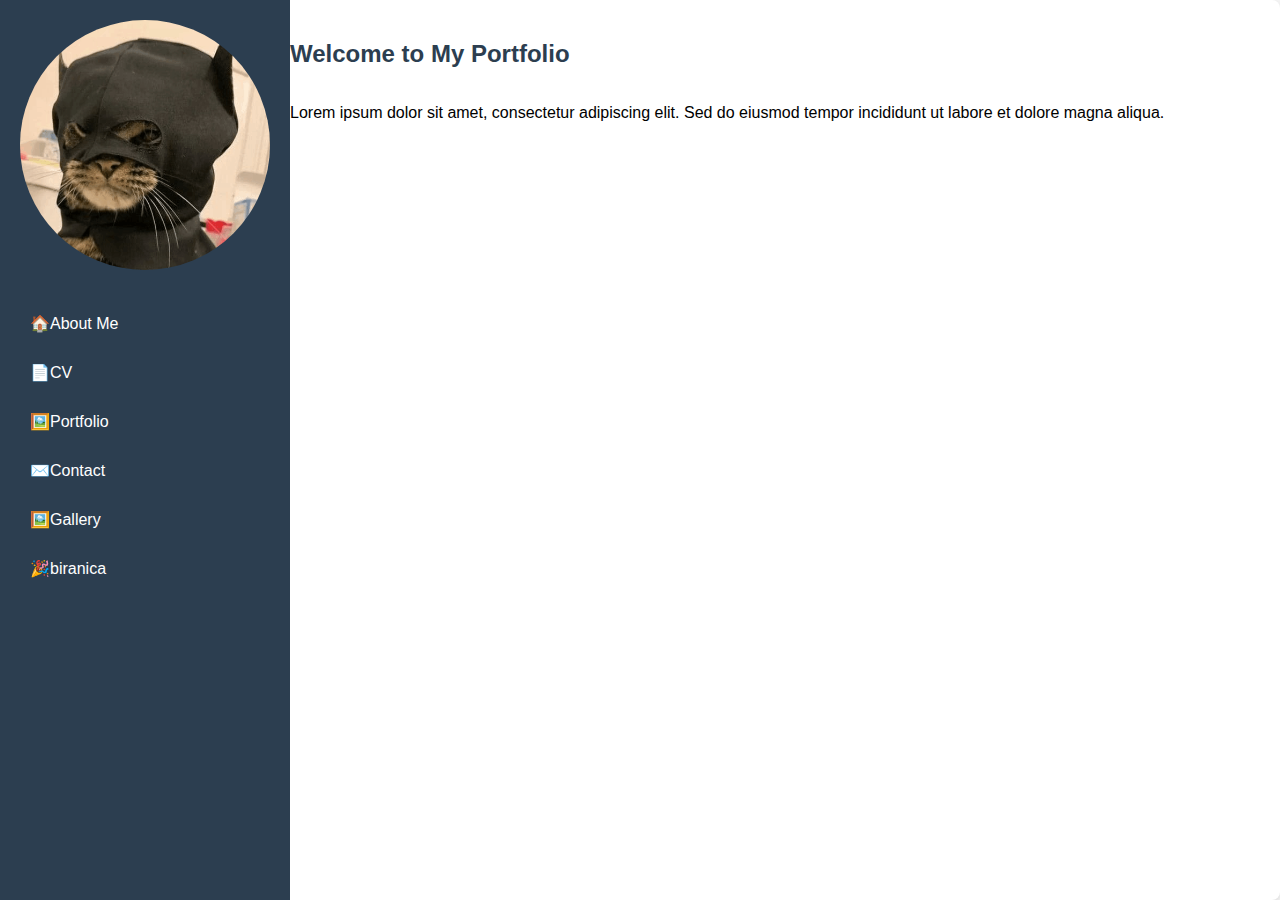
<file: index.html>
<!DOCTYPE html>
<html lang="en">
<head>
    <meta charset="UTF-8">
    <meta name="viewport" content="width=device-width, initial-scale=1.0">
    <title>Home</title>
    <link rel="stylesheet" href="styles.css">
    <link rel="stylesheet" href="https://cdnjs.cloudflare.com/ajax/libs/font-awesome/6.0.0-beta3/css/all.min.css">
</head>
<body>
    <div id="sidebar-container"></div> 

    <div class="content">
        <h2>Welcome to My Portfolio</h2>
        <p>Lorem ipsum dolor sit amet, consectetur adipiscing elit. Sed do eiusmod tempor incididunt ut labore et dolore magna aliqua.</p>
    </div>


    <script src="script.js"></script>
    <script>
        fetch('sidebar.html')
            .then(response => response.text())
            .then(data => {
                document.getElementById('sidebar-container').innerHTML = data;

                const currentPage = window.location.pathname.split("/").pop();
                const links = document.querySelectorAll('nav ul li a');

                links.forEach(link => {
                    if (link.getAttribute('href') === currentPage) {
                        link.classList.add('active');
                    }
                });
            });
    </script>
</body>
</html>
</file>
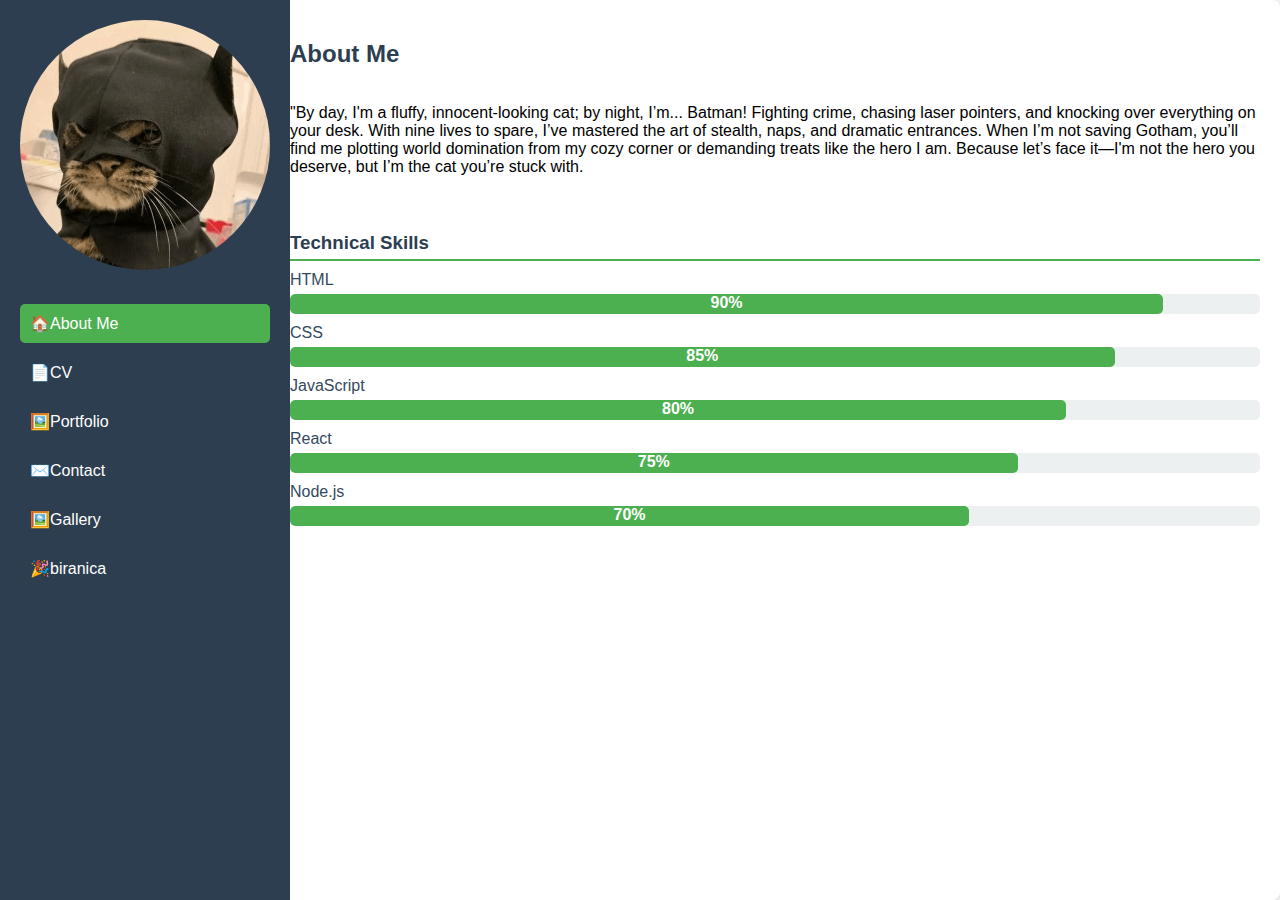
<file: about.html>
<!DOCTYPE html>
<html lang="en">
<head>
    <meta charset="UTF-8">
    <meta name="viewport" content="width=device-width, initial-scale=1.0">
    <title>About Me</title>
    <link rel="stylesheet" href="styles.css">
    <link rel="stylesheet" href="https://cdnjs.cloudflare.com/ajax/libs/font-awesome/6.0.0-beta3/css/all.min.css">
</head>
<body>
    <div id="sidebar-container"></div> 

    <div class="content">
        <h2>About Me</h2>
        <p>"By day, I'm a fluffy, innocent-looking cat; by night, I’m... Batman! 
            Fighting crime, chasing laser pointers, and knocking over everything on your desk. With nine lives to spare, 
            I’ve mastered the art of stealth, naps, and dramatic entrances. When I’m not saving Gotham, you’ll find me plotting world domination from my cozy corner or demanding treats like the hero I am. Because let’s face it—I'm not the hero you deserve, but I’m the cat you’re stuck with. </p>

        <div class="skills-section">
            <h3>Technical Skills</h3>
            <div class="skill">
                <span>HTML</span>
                <div class="skill-bar">
                    <div class="skill-progress" style="width: 90%;">90%</div>
                </div>
            </div>
            <div class="skill">
                <span>CSS</span>
                <div class="skill-bar">
                    <div class="skill-progress" style="width: 85%;">85%</div>
                </div>
            </div>
            <div class="skill">
                <span>JavaScript</span>
                <div class="skill-bar">
                    <div class="skill-progress" style="width: 80%;">80%</div>
                </div>
            </div>
            <div class="skill">
                <span>React</span>
                <div class="skill-bar">
                    <div class="skill-progress" style="width: 75%;">75%</div>
                </div>
            </div>
            <div class="skill">
                <span>Node.js</span>
                <div class="skill-bar">
                    <div class="skill-progress" style="width: 70%;">70%</div>
                </div>
            </div>
        </div>
    </div>

    <script src="script.js"></script>
    <script>
        fetch('sidebar.html')
            .then(response => response.text())
            .then(data => {
                document.getElementById('sidebar-container').innerHTML = data;

                const currentPage = window.location.pathname.split("/").pop(); 
                const links = document.querySelectorAll('nav ul li a');

                links.forEach(link => {
                    if (link.getAttribute('href') === currentPage) {
                        link.classList.add('active'); 
                    } else {
                        link.classList.remove('active'); 
                    }
                });
            });
    </script>
</body>
</html>
</file>
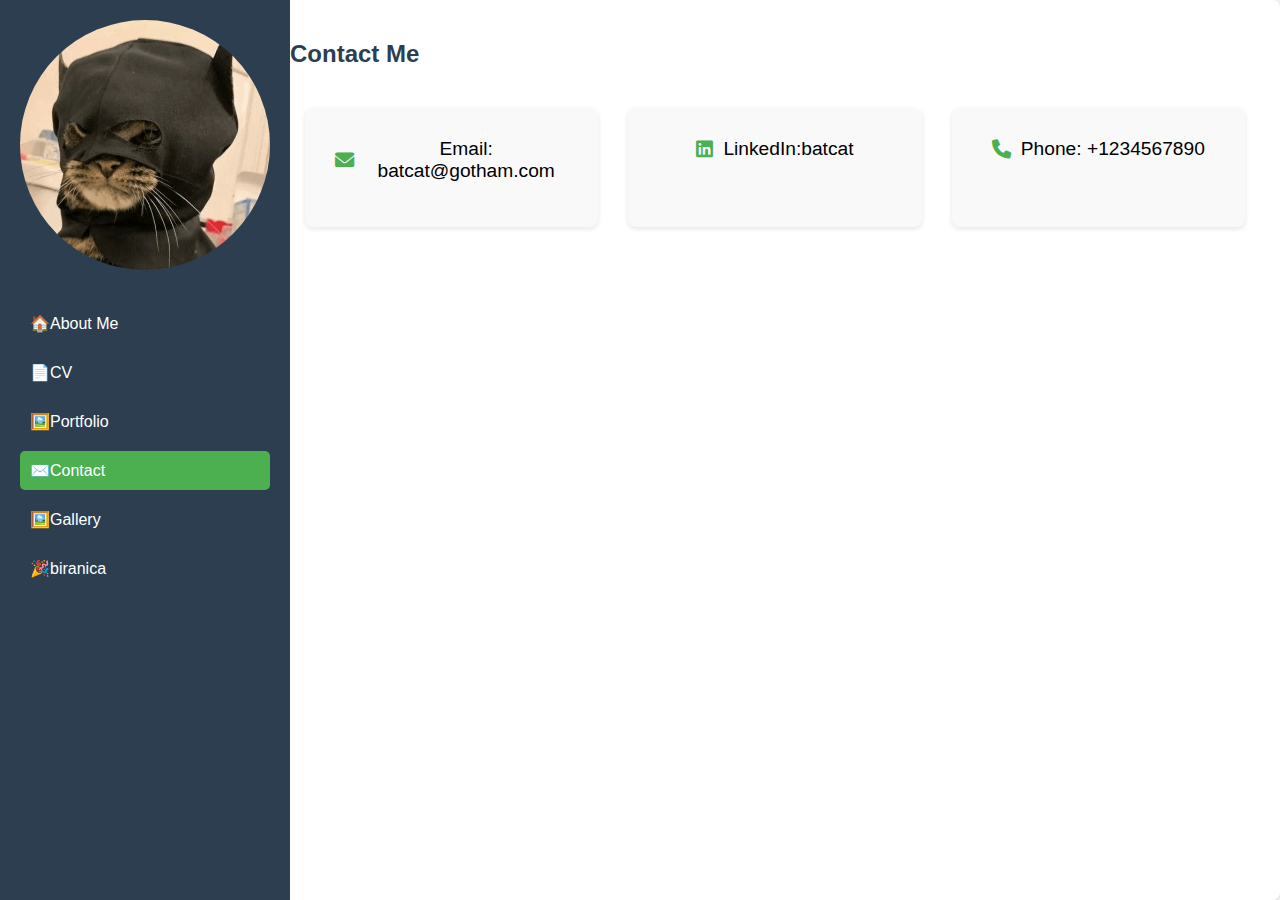
<file: contacts.html>
<!DOCTYPE html>
<html lang="en">
<head>
    <meta charset="UTF-8">
    <meta name="viewport" content="width=device-width, initial-scale=1.0">
    <title>Contacts</title>
    <link rel="stylesheet" href="styles.css">
    <link rel="stylesheet" href="https://cdnjs.cloudflare.com/ajax/libs/font-awesome/6.0.0-beta3/css/all.min.css">
</head>
<body>
    <div id="sidebar-container"></div> 

    <div class="content">
        <h2>Contact Me</h2>
        <div class="contact-container">
            <div class="contact-box">
                <div class="contact-item">
                    <i class="fas fa-envelope"></i>
                    <span>Email: batcat@gotham.com</span>
                </div>
            </div>
            <div class="contact-box">
                <div class="contact-item">
                    <i class="fab fa-linkedin"></i>
                    <span>LinkedIn:batcat</span>
                </div>
            </div>
            <div class="contact-box">
                <div class="contact-item">
                    <i class="fas fa-phone"></i>
                    <span>Phone: +1234567890</span>
                </div>
            </div>
        </div>
    </div>

    <script src="script.js"></script>
    <script>
        fetch('sidebar.html')
            .then(response => response.text())
            .then(data => {
                document.getElementById('sidebar-container').innerHTML = data;

                const currentPage = window.location.pathname.split("/").pop();
                const links = document.querySelectorAll('nav ul li a');

                links.forEach(link => {
                    if (link.getAttribute('href') === currentPage) {
                        link.classList.add('active');
                    }
                });
            });
    </script>
</body>
</html>
</file>
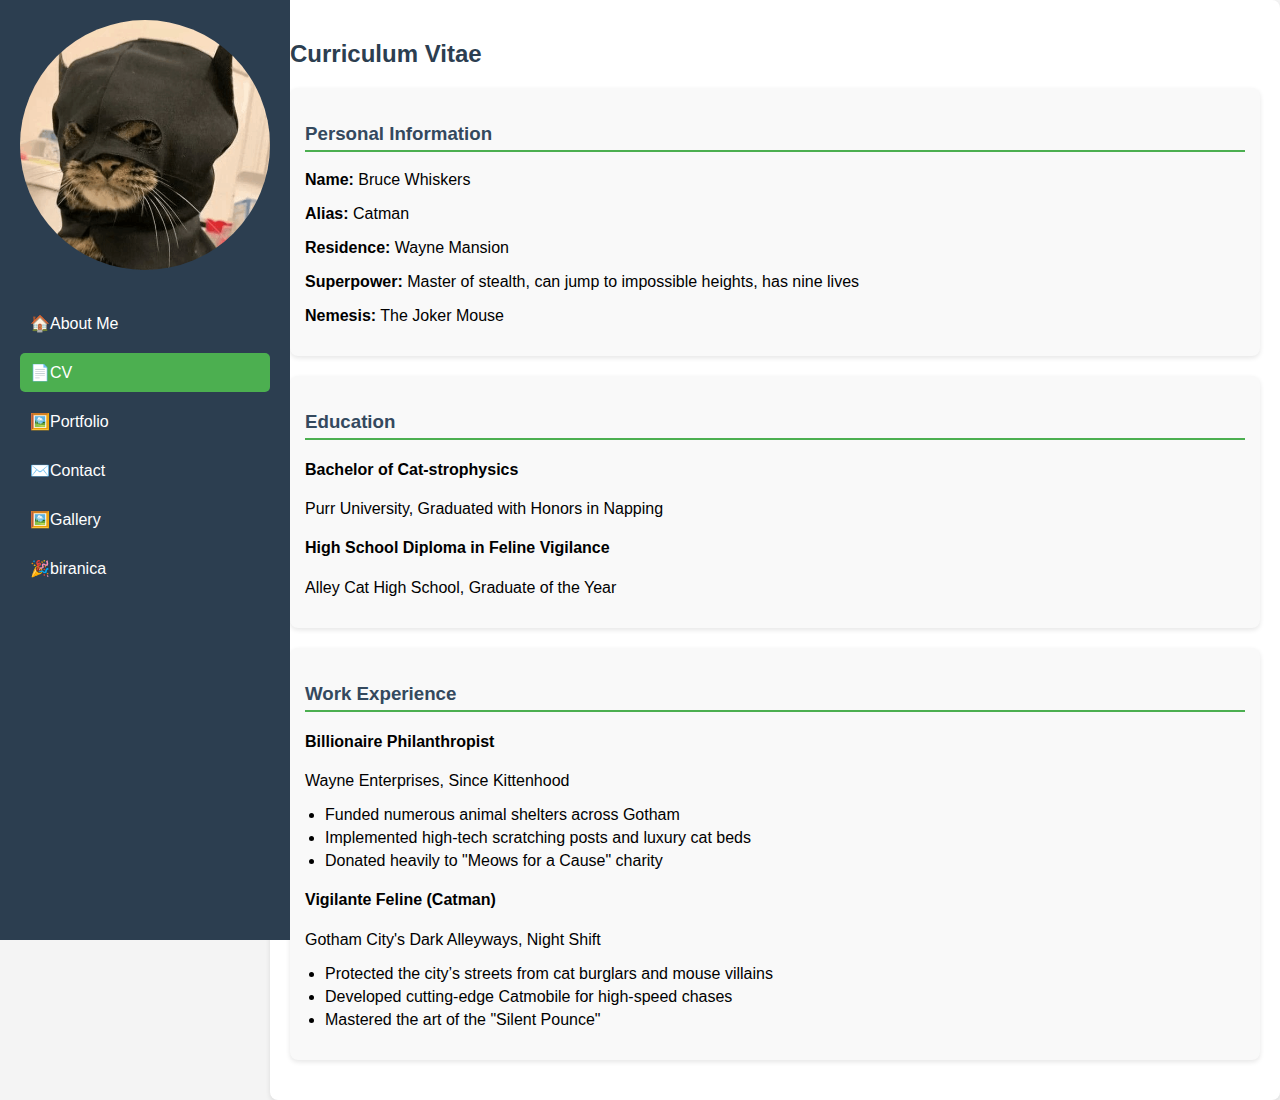
<file: cv.html>
<!DOCTYPE html>
<html lang="en">
<head>
    <meta charset="UTF-8">
    <meta name="viewport" content="width=device-width, initial-scale=1.0">
    <title>CV</title>
    <link rel="stylesheet" href="styles.css">
    <link rel="stylesheet" href="https://cdnjs.cloudflare.com/ajax/libs/font-awesome/6.0.0-beta3/css/all.min.css">
</head>
<body>
    <div id="sidebar-container"></div> <!-- Плейсхолдър за страничния панел -->

    <div class="content">
        <h2>Curriculum Vitae</h2>
        
        <section class="personal-info">
            <h3>Personal Information</h3>
            <p><strong>Name:</strong> Bruce Whiskers</p>
            <p><strong>Alias:</strong> Catman</p>
            <p><strong>Residence:</strong> Wayne Mansion</p>
            <p><strong>Superpower:</strong> Master of stealth, can jump to impossible heights, has nine lives</p>
            <p><strong>Nemesis:</strong> The Joker Mouse</p>
        </section>

        <section class="education">
            <h3>Education</h3>
            <div class="education-item">
                <h4>Bachelor of Cat-strophysics</h4>
                <p>Purr University, Graduated with Honors in Napping</p>
            </div>
            <div class="education-item">
                <h4>High School Diploma in Feline Vigilance</h4>
                <p>Alley Cat High School, Graduate of the Year</p>
            </div>
        </section>

        <section class="experience">
            <h3>Work Experience</h3>
            <div class="experience-item">
                <h4>Billionaire Philanthropist</h4>
                <p>Wayne Enterprises, Since Kittenhood</p>
                <ul>
                    <li>Funded numerous animal shelters across Gotham</li>
                    <li>Implemented high-tech scratching posts and luxury cat beds</li>
                    <li>Donated heavily to "Meows for a Cause" charity</li>
                </ul>
            </div>
            <div class="experience-item">
                <h4>Vigilante Feline (Catman)</h4>
                <p>Gotham City's Dark Alleyways, Night Shift</p>
                <ul>
                    <li>Protected the city’s streets from cat burglars and mouse villains</li>
                    <li>Developed cutting-edge Catmobile for high-speed chases</li>
                    <li>Mastered the art of the "Silent Pounce"</li>
                </ul>
            </div>
        </section>
    </div>

    <script src="script.js"></script>
    <script>
        fetch('sidebar.html')
            .then(response => response.text())
            .then(data => {
                document.getElementById('sidebar-container').innerHTML = data;

                const currentPage = window.location.pathname.split("/").pop();
                const links = document.querySelectorAll('nav ul li a');

                links.forEach(link => {
                    if (link.getAttribute('href') === currentPage) {
                        link.classList.add('active');
                    }
                });
            });
    </script>
</body>
</html>
</file>
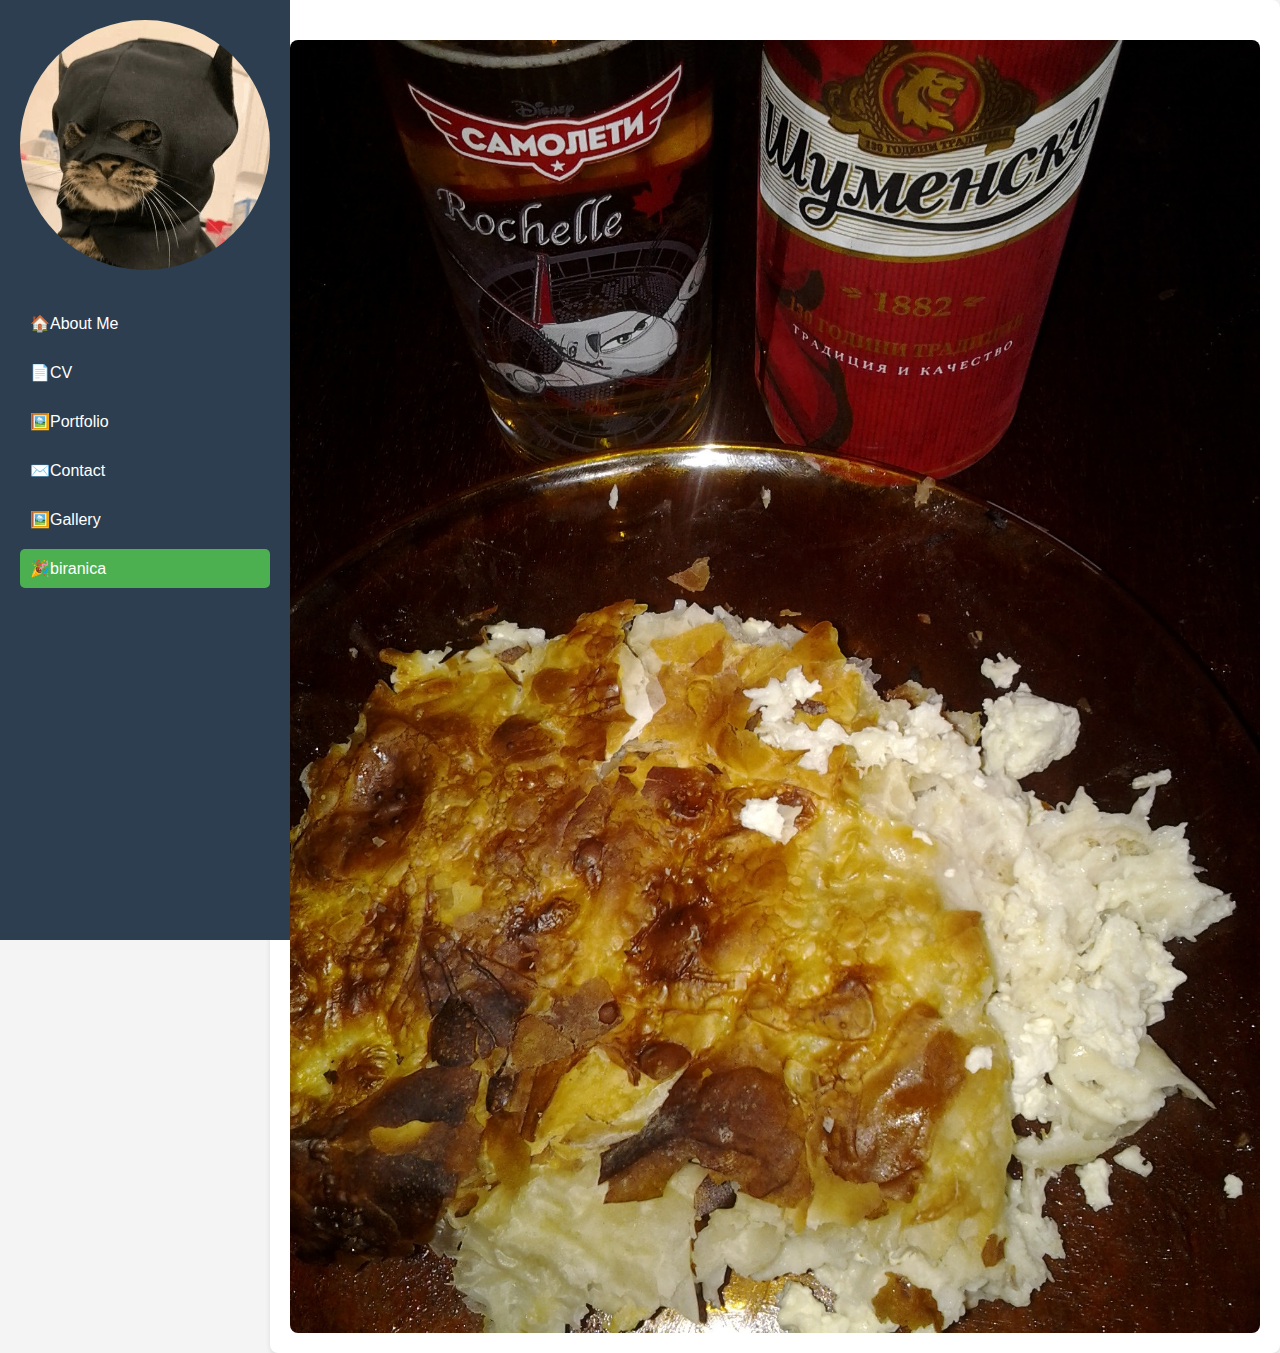
<file: easter-egg.html>
<!DOCTYPE html>
<html lang="bg">
<head>
    <meta charset="UTF-8">
    <meta name="viewport" content="width=device-width, initial-scale=1.0">
    <title>Easter Egg</title>
    <link rel="stylesheet" href="styles.css"> <!-- Линк към вашия CSS файл -->
    <link rel="stylesheet" href="https://cdnjs.cloudflare.com/ajax/libs/font-awesome/6.0.0-beta3/css/all.min.css"> <!-- Линк към Font Awesome -->
</head>
<body>
    <div id="sidebar-container"></div> 

    <div class="content">
        <img src="biranica.jpg" alt="Баница с бира" style="max-width: 100%; border-radius: 8px; margin-top: 20px;"> <!-- Изображение на баница с бира -->
    </div>

    <script src="script.js"></script>
    <script>
        fetch('sidebar.html')  <!-- Зареждане на страничната лента -->
            .then(response => response.text())
            .then(data => {
                document.getElementById('sidebar-container').innerHTML = data;

                const currentPage = window.location.pathname.split("/").pop();
                const links = document.querySelectorAll('nav ul li a');

                links.forEach(link => {
                    if (link.getAttribute('href') === currentPage) {
                        link.classList.add('active');
                    }
                });
            });
    </script>
</body>
</html>
</file>
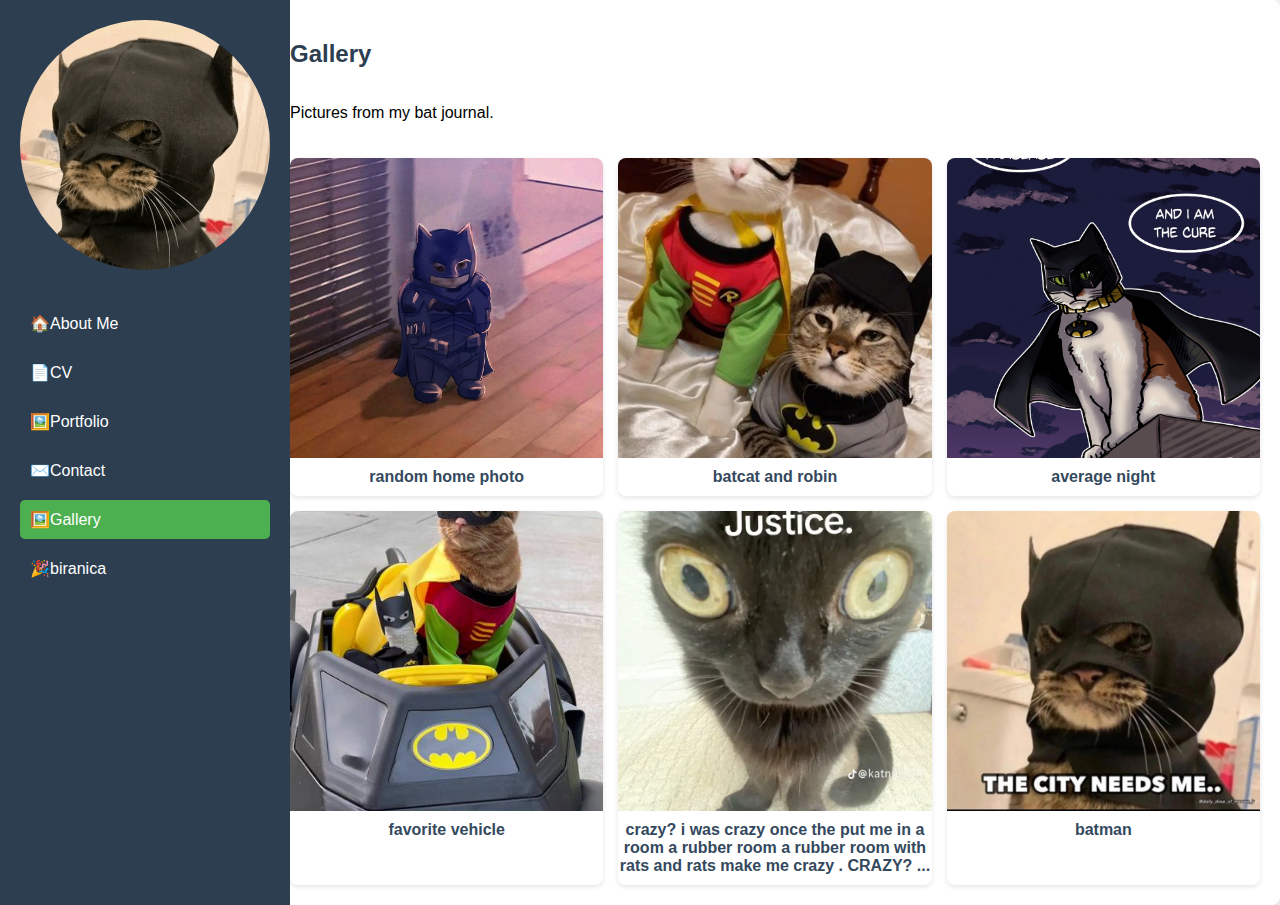
<file: gallery.html>
<!DOCTYPE html>
<html lang="en">
<head>
    <meta charset="UTF-8">
    <meta name="viewport" content="width=device-width, initial-scale=1.0">
    <title>Gallery</title>
    <link rel="stylesheet" href="styles.css">
    <link rel="stylesheet" href="https://cdnjs.cloudflare.com/ajax/libs/font-awesome/6.0.0-beta3/css/all.min.css">
</head>
<body>
    <div id="sidebar-container"></div> <!-- Плейсхолдър за страничния панел -->

    <div class="content">
        <h2>Gallery</h2>
        <p>Pictures from my bat journal.</p>
        
        <div class="gallery">
            <div class="gallery-item">
                <img src="cat1.jpg" alt="Description of Image 1">
                <h4>random home photo</h4>
            </div>
            <div class="gallery-item">
                <img src="cat2.jpg" alt="Description of Image 2">
                <h4>batcat and robin</h4>
            </div>
            <div class="gallery-item">
                <img src="cat3.jpg" alt="Description of Image 3">
                <h4>average night</h4>
            </div>
            <div class="gallery-item">
                <img src="cat4.jpeg" alt="Description of Image 4">
                <h4>favorite vehicle</h4>
            </div>
            <div class="gallery-item">
                <img src="cat5.webp" alt="Description of Image 5">
                <h4>crazy? i was crazy once the put me in a room a rubber room a rubber room with rats and rats make me crazy . CRAZY? ...</h4>
            </div>
            <div class="gallery-item">
                <img src="cat6.jpg" alt="Description of Image 6">
                <h4>batman</h4>
            </div>
        </div>
    </div>

    <script src="script.js"></script>
    <script>
        fetch('sidebar.html')
            .then(response => response.text())
            .then(data => {
                document.getElementById('sidebar-container').innerHTML = data;

                const currentPage = window.location.pathname.split("/").pop();
                const links = document.querySelectorAll('nav ul li a');

                links.forEach(link => {
                    if (link.getAttribute('href') === currentPage) {
                        link.classList.add('active');
                    }
                });
            });
    </script>
</body>
</html>
</file>
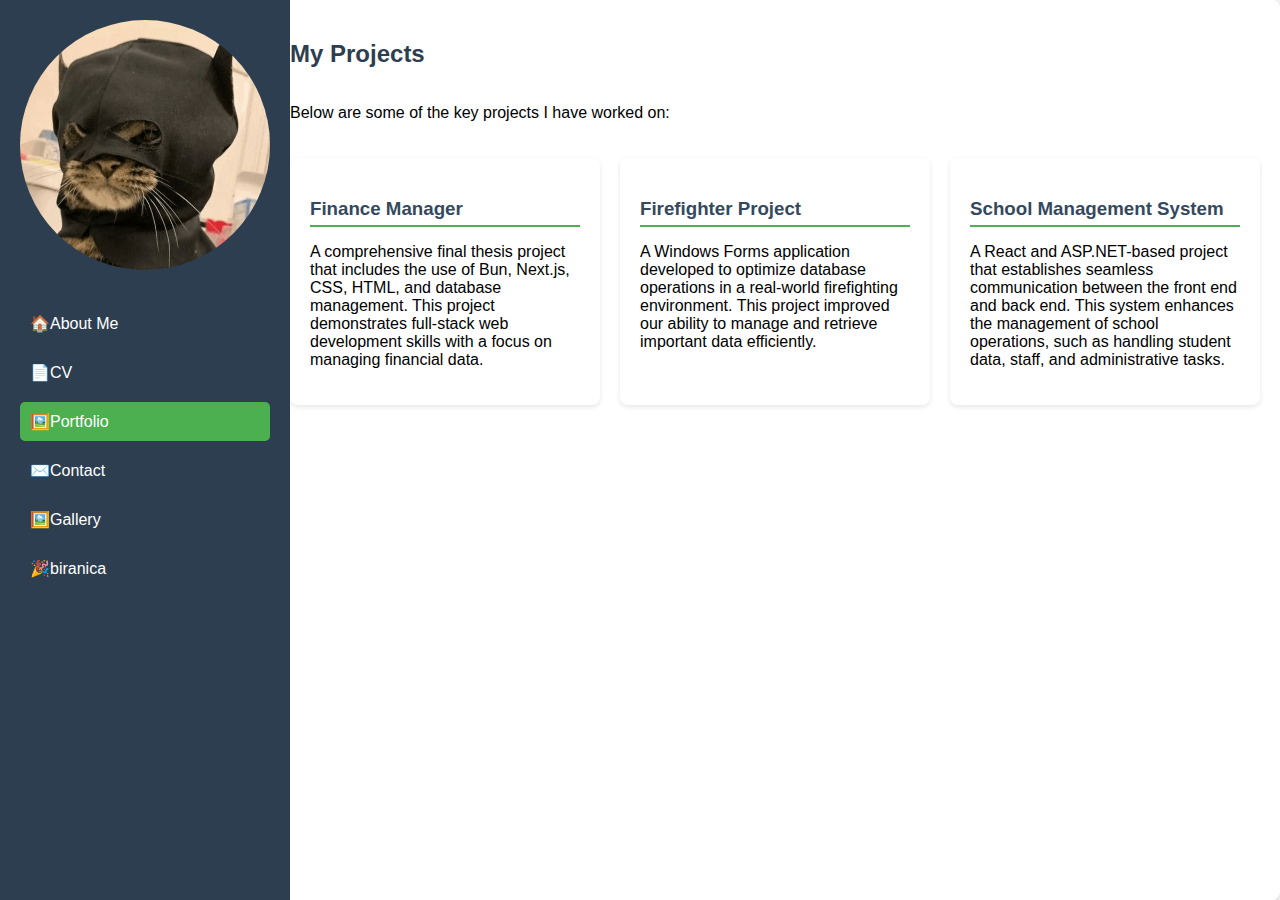
<file: portfolio.html>
<!DOCTYPE html>
<html lang="en">
<head>
    <meta charset="UTF-8">
    <meta name="viewport" content="width=device-width, initial-scale=1.0">
    <title>Portfolio</title>
    <link rel="stylesheet" href="styles.css">
    <link rel="stylesheet" href="https://cdnjs.cloudflare.com/ajax/libs/font-awesome/6.0.0-beta3/css/all.min.css">
</head>
<body>
    <div id="sidebar-container"></div> 

    <div class="content">
        <h2>My Projects</h2>
        <p>Below are some of the key projects I have worked on:</p>

        <div class="projects-container">
            <div class="project-box">
                <h3>Finance Manager</h3>
                <p>A comprehensive final thesis project that includes the use of Bun, Next.js, CSS, HTML, and database management. This project demonstrates full-stack web development skills with a focus on managing financial data.</p>
            </div>

            <div class="project-box">
                <h3>Firefighter Project</h3>
                <p>A Windows Forms application developed to optimize database operations in a real-world firefighting environment. This project improved our ability to manage and retrieve important data efficiently.</p>
            </div>

            <div class="project-box">
                <h3>School Management System</h3>
                <p>A React and ASP.NET-based project that establishes seamless communication between the front end and back end. This system enhances the management of school operations, such as handling student data, staff, and administrative tasks.</p>
            </div>
        </div>
    </div>

    <script src="script.js"></script>
    <script>
        fetch('sidebar.html')
            .then(response => response.text())
            .then(data => {
                document.getElementById('sidebar-container').innerHTML = data;

                const currentPage = window.location.pathname.split("/").pop();
                const links = document.querySelectorAll('nav ul li a');

                links.forEach(link => {
                    if (link.getAttribute('href') === currentPage) {
                        link.classList.add('active');
                    }
                });
            });
    </script>
</body>
</html>
</file>
<file: styles.css>
body {
    font-family: Arial, sans-serif;
    margin: 0;
    padding: 0;
    display: flex;
    background-color: #f4f4f4;
    min-height: 100vh;
}

#sidebar {
    width: 250px;
    height: 100vh;
    background-color: #2c3e50;
    color: white;
    padding: 20px;
    position: fixed;
    overflow-y: auto;
}

.profile-pic {
    width: 100%;
    border-radius: 50%;
    margin-bottom: 20px;
}

nav ul {
    list-style: none;
    padding: 0;
}

nav ul li {
    margin: 10px 0;
}

nav ul li a {
    text-decoration: none;
    color: #ffffff;
    padding: 10px;
    display: flex;
    align-items: center;
    border-radius: 5px;
    transition: background-color 0.3s;
}

nav ul li a:hover {
    background-color: #34495e;
    color: #ffffff;
}

nav ul li a.active {
    background-color: #4caf50;
    color: white;
}

.content {
    margin-left: 270px;
    padding: 20px;
    flex-grow: 1;
    background-color: #ffffff;
    border-radius: 8px;
    box-shadow: 0 2px 5px rgba(0, 0, 0, 0.1);
    min-height: calc(100vh - 60px);
    display: flex;
    flex-direction: column;
}

h2 {
    color: #2c3e50;
}

h3 {
    color: #34495e;
    margin-top: 20px;
    border-bottom: 2px solid #4caf50;
    padding-bottom: 5px;
}

.personal-info, .education, .experience, .contact {
    margin-bottom: 20px;
    background-color: #f9f9f9;
    border-radius: 8px;
    padding: 15px;
    box-shadow: 0 2px 5px rgba(0, 0, 0, 0.1);
}

.education-item, .experience-item {
    margin-bottom: 15px;
}

ul {
    margin-top: 10px;
    padding-left: 20px;
}

ul li {
    margin-bottom: 5px;
}

footer {
    background-color: #2c3e50;
    color: white;
    text-align: center;
    padding: 10px;
    position: fixed;
    bottom: 0;
    width: 100%;
}

@media (max-width: 768px) {
    #sidebar {
        width: 200px;
    }

    .content {
        margin-left: 220px;
    }

    footer {
        position: relative;
    }
}

.skills-section {
    margin-top: 20px;
}

.skills-section h3 {
    color: #2c3e50;
    margin-bottom: 10px;
}

.skill {
    margin: 10px 0;
}

.skill span {
    display: inline-block;
    width: 100px;
    color: #34495e;
}

.skill-bar {
    background-color: #ecf0f1;
    border-radius: 5px;
    height: 20px;
    margin-top: 5px;
    overflow: hidden;
}

.skill-progress {
    background-color: #4caf50;
    height: 100%;
    border-radius: 5px;
    transition: width 0.5s;
    text-align: center;
    color: white;
    font-weight: bold;
}

.contact-container {
    display: flex;
    justify-content: space-around;
    margin-top: 20px;
}

.contact-box {
    background-color: #f9f9f9;
    border-radius: 8px;
    padding: 30px;
    box-shadow: 0 2px 5px rgba(0, 0, 0, 0.1);
    flex: 1;
    margin: 0 15px;
    text-align: center;
}

.contact-item {
    display: flex;
    align-items: center;
    justify-content: center;
    margin-bottom: 15px;
    font-size: 1.2em;
}

.contact-item i {
    margin-right: 10px;
    color: #4caf50;
}

.projects-container {
    display: flex;
    flex-wrap: wrap;
    gap: 20px;
    margin-top: 20px;
}

.project-box {
    background-color: #ffffff;
    border-radius: 8px;
    padding: 20px;
    box-shadow: 0 2px 5px rgba(0, 0, 0, 0.1);
    flex: 1 1 250px;
    max-width: 400px;
    text-align: left;
    transition: transform 0.3s ease-in-out;
}

.project-box h3 {
    color: #34495e;
    margin-bottom: 10px;
}

.project-box:hover {
    transform: translateY(-5px);
    box-shadow: 0 4px 10px rgba(0, 0, 0, 0.2);
}

.gallery {
    display: grid;
    grid-template-columns: repeat(3, 1fr);
    gap: 15px;
    margin-top: 20px;
}

.gallery-item {
    background-color: #ffffff;
    border-radius: 8px;
    box-shadow: 0 2px 5px rgba(0, 0, 0, 0.1);
    overflow: hidden;
    display: flex;
    flex-direction: column;
    align-items: center;
    text-align: center;
}

.gallery-item img {
    width: 100%;
    height: 300px;
    object-fit: cover;
    display: block;
    transition: transform 0.3s;
}

.gallery-item img:hover {
    transform: scale(1.05);
}

.gallery-item h4 {
    margin: 10px 0;
    color: #34495e;
    font-size: 1em;
}
</file>
